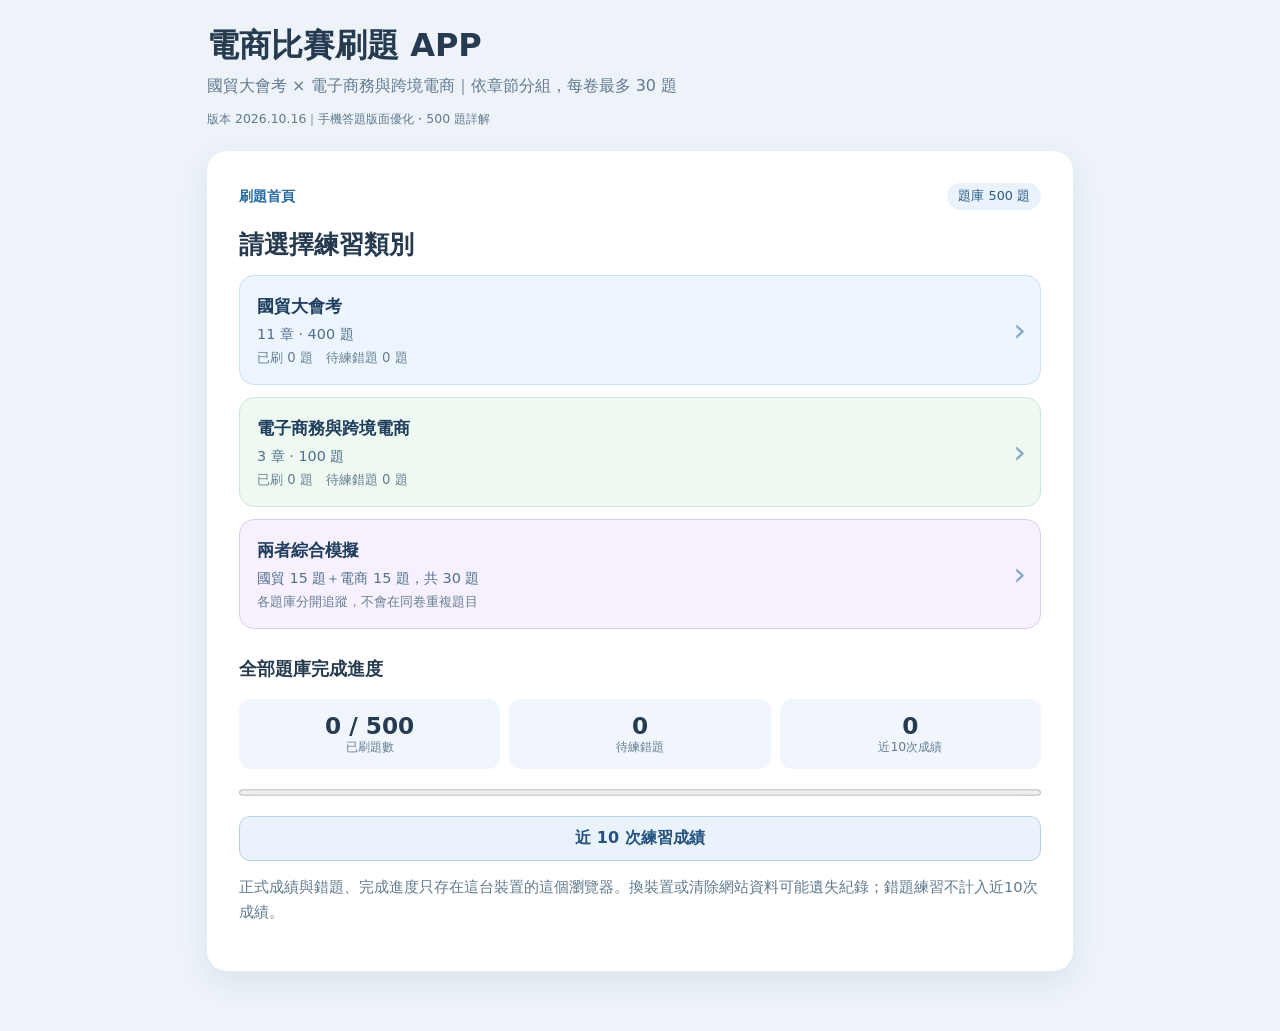
<file: index.html>
<!doctype html>
<html lang="zh-Hant">
<head>
<meta charset="UTF-8">
<meta name="viewport" content="width=device-width,initial-scale=1">
<meta name="theme-color" content="#183f65">
<title>電商比賽刷題 APP｜分章節練習</title>
<style>
:root{font-family:system-ui,-apple-system,"Noto Sans TC","Microsoft JhengHei",sans-serif;color:#263b50;background:#edf3f9}
*{box-sizing:border-box}
body{max-width:890px;margin:0 auto;padding:18px 12px 60px}
header h1{font-size:clamp(1.4rem,4vw,2rem);margin:6px 0}
header p{color:#62798f;margin:4px 0 22px;line-height:1.55}
#app{background:#fff;padding:clamp(18px,3.5vw,32px);border-radius:20px;box-shadow:0 10px 32px rgba(37,61,87,.09)}
h2{font-size:clamp(1.2rem,3.6vw,1.55rem);margin:18px 0 14px}
h3{font-size:1.1rem}
p{line-height:1.65}
button,select{font:inherit;border-radius:11px;padding:11px 16px}
button{background:#245f9c;border:1px solid #245f9c;color:#fff;cursor:pointer;font-weight:600}
button:hover{filter:brightness(.96)}
button:focus-visible,select:focus-visible{outline:3px solid #65a9ed;outline-offset:2px}
button:disabled{opacity:.45;cursor:not-allowed}
button.secondary{background:#eaf2fc;color:#24537f;border-color:#bad0e4}
.muted,.footnote{color:#617a8e;font-size:.92rem;line-height:1.65}
.topline{display:flex;align-items:center;justify-content:space-between;gap:8px;flex-wrap:wrap}
.eyebrow{color:#286ca4;font-size:.9rem;font-weight:700}
.chip{background:#eaf3fc;color:#285b85;padding:5px 11px;border-radius:24px;font-size:.8rem;white-space:nowrap}
.mode-card,.chapter-card{position:relative;display:flex;flex-direction:column;align-items:flex-start;text-align:left;width:100%;color:#203e5e;background:#f8fbff;border:1px solid #cdddea;border-radius:15px;padding:17px 38px 17px 17px;margin:12px 0;gap:5px;font-weight:500}
.mode-card:hover,.chapter-card:hover{background:#ebf5ff;border-color:#94bfde}
.mode-card.mixed{background:#f2f8fe}
.mode-title,.chapter-title{font-size:1.08rem;font-weight:750;line-height:1.55}
.mode-meta,.chapter-sub{font-size:.9rem;color:#52718d}
.mode-detail{font-size:.83rem;color:#687f93}
.mode-arrow{position:absolute;right:14px;top:50%;transform:translateY(-50%);font-size:2rem;color:#83a7c5}
.chapter-grid{margin:18px 0}
.thin-track{background:#ddeaf5;border-radius:10px;width:100%;height:6px;overflow:hidden;margin-top:8px}
.thin-progress{background:#438bc0;display:block;height:100%;border-radius:10px}
.metrics{display:grid;grid-template-columns:repeat(3,minmax(0,1fr));gap:9px;margin:18px 0 12px}
.metrics>div{background:#f0f6fc;border-radius:12px;padding:13px 8px;text-align:center}
.metrics strong{display:block;font-size:clamp(.97rem,3vw,1.45rem);white-space:nowrap}
.metrics small{display:block;color:#657e95;font-size:.78rem}
progress{width:100%;height:13px;accent-color:#327fb3}
.actions{display:flex;flex-wrap:wrap;gap:9px;margin:16px 0 4px}
.actions button{flex:1 1 148px;min-height:44px}
.group-card{padding:18px;border:1px solid #cfdeec;background:#fbfdff;border-radius:14px;margin:16px 0}
.group-heading{display:flex;align-items:center;justify-content:space-between;gap:9px}
.group-heading strong{font-size:1.14rem}
.group-card p{margin:8px 0}
.group-card .actions{margin-top:16px}
.group-progress{font-size:.91rem}
.chapter-tools{margin:16px 0}
.chapter-tools button{width:100%}
.case-warning{margin:20px 0;padding:15px;background:#fff8e7;border:1px solid #e6c77a;border-radius:12px}
.case-warning p{margin:7px 0;font-size:.9rem}
.setting{border-top:1px solid #dfeaf4;padding-top:16px;margin:18px 0}
.setting input{accent-color:#2168a1;width:17px;height:17px;vertical-align:middle}
.mix-balance{display:grid;grid-template-columns:1fr 1fr;gap:9px;margin:15px 0}
.mix-balance div{background:#eff6fd;padding:16px;border-radius:13px;display:flex;flex-direction:column;gap:5px}
.mix-balance strong{font-size:.94rem}
.mix-balance span{font-size:1.35rem;font-weight:750}
.resume-box{margin:21px 0;background:#f3f7fd;border:1px solid #c9deec;border-radius:12px;padding:14px}
.resume-box p{margin:5px 0 10px}
.section-title{margin-top:28px}
.category{color:#668198;font-size:.9rem}
.question{white-space:pre-wrap;line-height:1.72;margin-bottom:22px;overflow-wrap:anywhere}
.option{display:flex;gap:12px;align-items:flex-start;width:100%;text-align:left;padding:13px;margin:10px 0;background:#f6faff;border:1.5px solid #c8daea;color:#193a59;font-weight:500;line-height:1.58;white-space:pre-wrap;overflow-wrap:anywhere}
.option.selected{background:#d4eafb;border-color:#3379b5;outline:2px solid #9bc7e8}
.letter{flex:0 0 31px;height:31px;display:flex;justify-content:center;align-items:center;border-radius:50%;background:#e3ecf8;font-weight:800}
.context{border:1px solid #e2cb8b;background:#fffbef;border-radius:11px;padding:12px;line-height:1.65;margin:14px 0}
.context summary{font-weight:700;cursor:pointer}
.review{border:1px solid #dfe8f0;border-radius:13px;padding:16px;margin:14px 0;overflow-wrap:anywhere}
.review.correct{border-left:5px solid #28916a}
.review.incorrect{border-left:5px solid #c77b4f}
.review h3{font-size:1rem;line-height:1.6}
.right{color:#1b7951;font-weight:750}
.score{font-size:1.5em;color:#1f6b9a}
.table-scroll{overflow-x:auto;margin:15px 0}
table{border-collapse:collapse;width:100%;font-size:.91rem}
th,td{border-bottom:1px solid #e0eaf3;text-align:left;padding:12px 8px}
th{background:#f4f8fc;white-space:nowrap}
@media(max-width:530px){
body{padding:10px 8px 60px}
#app{padding:17px 12px}
.mode-card,.chapter-card{padding:13px 36px 13px 12px}
.metrics{gap:5px}
.metrics>div{padding:9px 4px}
.mix-balance{grid-template-columns:1fr 1fr}
.actions button{flex-basis:100%}
.nav button{flex-basis:40%}
}
.auto-next-tip{margin:15px 0;padding:11px 14px;border-radius:10px;background:#eaf6ed;border:1px solid #9fd3ac;color:#155a35;font-size:.92rem;font-weight:700;line-height:1.65}
.student-explanation{margin-top:14px;border:1px solid #b9d2e7;border-radius:11px;background:#f5f9fe}
.student-explanation summary{padding:13px 15px;color:#1d5c91;font-weight:700;cursor:pointer}
.student-explanation[open] summary{border-bottom:1px solid #d6e4f0}
.explanation-content{padding:4px 15px 14px;line-height:1.8;overflow-wrap:anywhere}
.explanation-content h4{margin:14px 0 6px}
.explanation-content p{margin:9px 0}
.memory-tip{background:#e7f4ed;padding:11px 13px;border-radius:9px;color:#17533b}

/* Three soft, distinct theme colors. No explanations/warning styling is altered. */
.mode-card[data-source="trade"]{background:#edf5ff;border-color:#cedff6}
.mode-card[data-source="trade"]:hover{background:#e5f0ff;border-color:#a4c4eb}
.mode-card[data-source="ecom"]{background:#edf9f1;border-color:#cce7d5}
.mode-card[data-source="ecom"]:hover{background:#e4f5e9;border-color:#a7d5b6}
.mode-card.mixed{background:#f7f1ff;border-color:#ddcdec}
.mode-card.mixed:hover{background:#efe6fc;border-color:#c7b0e2}
#app[data-theme="trade"]{background:#f7fbff;border:1px solid #dae8fa}
#app[data-theme="ecom"]{background:#f6fcf8;border:1px solid #d7ebdd}
#app[data-theme="mixed"]{background:#fbf8ff;border:1px solid #e7def4}
#app[data-theme="trade"] .group-card,#app[data-theme="trade"] .chapter-card{background:#fcfdff;border-color:#d4e3f7}
#app[data-theme="ecom"] .group-card,#app[data-theme="ecom"] .chapter-card{background:#fcfefc;border-color:#d3e9d9}
#app[data-theme="mixed"] .group-card,#app[data-theme="mixed"] .chapter-card{background:#fefcff;border-color:#e6dcf2}
#app[data-theme="trade"] .chip{background:#e4effd;color:#245983}
#app[data-theme="ecom"] .chip{background:#e2f4e8;color:#245d3a}
#app[data-theme="mixed"] .chip{background:#efe5fb;color:#614682}
#app[data-theme="trade"] progress{accent-color:#538dbd}
#app[data-theme="ecom"] progress{accent-color:#55a87a}
#app[data-theme="mixed"] progress{accent-color:#9571bd}
#app[data-theme="ecom"] .option.selected{background:#dff2e7;border-color:#64ad83;outline-color:#b1dfbf}
#app[data-theme="mixed"] .option.selected{background:#efe4f9;border-color:#a588cf;outline-color:#dbcaef}
#app[data-theme="trade"] .option.selected{background:#deedfd;border-color:#75a6d0;outline-color:#bdd5ed}


/* The first exam scope chapter is present in the outline but not in the PDF's question bank. */
.chapter-card.chapter-unavailable,
.chapter-card.chapter-unavailable:hover{
  cursor:default;
  background:#f2f5f8!important;
  color:#506579;
  border:1px dashed #b9c7d4!important;
}
.chapter-unavailable .chapter-title{color:#506579}
.chapter-unavailable .chapter-sub{color:#687b8b}
@media (max-width:640px){
  /* Hide the FOUR-LINE site banner only while actively answering questions. */
  body.quiz-active{padding:0 0 30px;max-width:100%}
  body.quiz-active > header{display:none!important}
  body.quiz-active #app{
    min-height:100dvh;
    padding:max(14px,env(safe-area-inset-top)) 14px max(32px,env(safe-area-inset-bottom));
    border-radius:0;
    box-shadow:none;
    border-left:0;
    border-right:0;
  }
  body.quiz-active #app .topline{gap:6px}
  body.quiz-active #app .eyebrow{font-size:.84rem;line-height:1.5}
  body.quiz-active #app .chip{font-size:.75rem}
  body.quiz-active #app .category{font-size:.78rem;margin:11px 0 5px}
  body.quiz-active #app .question{font-size:1.2rem;line-height:1.7;margin:12px 0 19px}
  body.quiz-active #app .option{
    font-size:1.07rem;
    min-height:60px;
    padding:15px 12px;
    margin:11px 0;
    line-height:1.6;
    touch-action:manipulation;
    -webkit-tap-highlight-color:transparent;
  }
  body.quiz-active #app .option .letter{flex-basis:34px;height:34px}
  body.quiz-active #app .auto-next-tip{font-size:.85rem;padding:8px 10px;margin:13px 0}
}
/* Touchscreens must not carry over the previous question's hover tint. */
@media (hover:none), (pointer:coarse){
  body.quiz-active .option:hover{filter:none!important}
  body.quiz-active .option:not(.selected):hover{
    background:#f6faff!important;
    border-color:#c8daea!important;
    outline:none!important;
  }
  body.quiz-active .option:not(.selected):focus:not(:focus-visible){outline:none!important}
}


.case-one-entry{background:#edf7ff;border:1px solid #a9cbdf;border-radius:13px;padding:15px;margin:18px 0}
.case-one-entry p{font-size:.9rem;line-height:1.6;color:#42627a;margin:7px 0 12px}
.case-one-entry button{width:100%}
.lc-reference{background:#f6fbff;border:1px solid #bbd6e8;border-radius:12px;padding:12px;margin:12px 0 19px}
.lc-reference-heading{font-weight:750;color:#285571;line-height:1.5}
.lc-ref-hint{color:#536e83;font-size:.85rem;line-height:1.6;margin:7px 0 10px}
.lc-excerpts,.lc-document-body{display:grid;gap:8px}
.lc-field{background:white;border:1px solid #d5e6ef;border-radius:9px;padding:10px 11px}
.lc-field-title{font-size:.81rem;font-weight:750;color:#315f7f;margin-bottom:6px;overflow-wrap:anywhere}
.lc-field-text{font-size:.94rem;line-height:1.6;color:#233b4d;white-space:pre-wrap;overflow-wrap:anywhere;font-family:ui-monospace,Consolas,"Noto Sans TC",monospace}
.lc-full{border-top:1px solid #d5e4ed;margin-top:13px;padding-top:10px}
.lc-full > summary,.lc-document > summary{cursor:pointer;padding:10px 4px;font-weight:700;line-height:1.5;color:#295f86}
.lc-document{border-top:1px solid #dae7ee}
.lc-document-body{padding:7px 2px 13px}
@media(max-width:640px){.lc-reference{padding:10px}.lc-field-text{font-size:.9rem}}


/* Highlight only the original 46A B/L requirements within reference extracts. */
.lc-excerpts .lc-critical-clause{background:#eaf5ff;border-color:#a9c9df;border-left:4px solid #85b5d4}
.lc-excerpts .lc-critical-clause .lc-field-title{color:#214d72}

/* Original L/C case documents, shown only when the question needs layout evidence. */
.lc-all-case-links{background:#eff7fc;border:1px solid #c5deef;border-radius:13px;padding:14px;margin:16px 0}
.lc-all-case-links button{display:inline-block;width:calc(50% - 6px);margin:5px 3px;text-align:center}
.lc-doc-review{background:#f6fbff;border:1px solid #bdd8e9;border-radius:13px;padding:13px;margin:12px 0 20px}
.lc-doc-heading{display:flex;justify-content:space-between;gap:8px;align-items:center;flex-wrap:wrap;line-height:1.5;color:#28516e}
.lc-doc-heading small{font-size:.8rem;color:#648198}
.lc-doc-hint{font-size:.85rem;color:#557189;line-height:1.6;margin:7px 0 12px}
.lc-source-fields{display:grid;gap:8px;margin-top:10px}
.lc-ref-field{background:#fff;border:1px solid #d7e5f0;border-radius:9px;padding:10px}
.lc-ref-field strong{font-size:.83rem;color:#305d7c}
.lc-ref-text{font-size:.89rem;line-height:1.65;color:#243c4e;font-family:ui-monospace,Consolas,"Noto Sans TC",monospace;white-space:pre-wrap;overflow-wrap:anywhere;margin-top:6px}
.lc-bill-highlight{background:#eaf5ff;border-left:4px solid #85b5d4;border-color:#b0ccdf}
.lc-image-grid{display:flex;align-items:start;gap:9px;flex-wrap:wrap;margin:10px 0}
.lc-original-preview{flex:1 1 170px;min-width:145px;background:#fff;color:#28587d;border:1px solid #c5dceb;border-radius:10px;padding:10px;font-size:.82rem}
.lc-original-preview img{display:block;width:100%;height:240px;object-fit:contain;background:#f5f7fa;border-radius:7px}
.lc-original-preview span{display:block;margin-top:8px;line-height:1.45}
.lc-optional-images,.lc-original-full{margin-top:12px;border-top:1px solid #d8e5ed;padding-top:8px}
.lc-optional-images summary,.lc-original-full summary{cursor:pointer;color:#225c85;font-weight:700;padding:8px 2px;line-height:1.6}
.lc-original-full .lc-ref-field{margin:8px 0}
.lc-lightbox{position:fixed;inset:0;z-index:9999;background:#111d2b;color:white;display:flex;flex-direction:column;height:100dvh}
.lc-lightbox-bar{display:flex;justify-content:space-between;gap:10px;align-items:center;padding:10px max(12px,env(safe-area-inset-right));flex-wrap:wrap}
.lc-lightbox-bar strong{font-size:.91rem}
.lc-zoom-actions{display:flex;gap:5px;flex-wrap:wrap}
.lc-zoom-actions button{background:#354b62;color:#fff;border:1px solid #8191a3;font-size:.85rem;padding:7px 11px;min-height:38px}
.lc-pan{flex:1;display:flex;align-items:center;justify-content:center;min-height:0;overflow:hidden;touch-action:none;user-select:none;cursor:grab}
.lc-pan img{width:auto;max-width:95%;max-height:100%;object-fit:contain;transform-origin:center center;will-change:transform;user-select:none;pointer-events:none}
.lc-lightbox-help{text-align:center;color:#d5e2ee;font-size:.79rem;padding:9px 12px max(13px,env(safe-area-inset-bottom))}
@media(max-width:640px){
  .lc-doc-review{padding:10px}
  .lc-original-preview img{height:235px}
  .lc-lightbox-bar{padding-top:max(8px,env(safe-area-inset-top))}
  .lc-lightbox-bar strong{font-size:.85rem}
  .lc-zoom-actions button{padding:7px 8px}
}

.lc-date-source{background:#fffaf0;border:1px solid #e9d8a7}.lc-date-source strong{color:#6c5229}

/* Neutral source facts precede any answer selection; optional rules are folded. */
.lc-practice-rules{padding:10px 4px;border-top:1px solid #d7e5f0}
.lc-practice-rules summary{cursor:pointer;font-size:.9rem;font-weight:700;color:#285e80;line-height:1.65}
.lc-practice-rules .lc-ref-field{margin-top:8px}
</style>
</head>
<body>
<header><h1>電商比賽刷題 APP</h1><p>國貿大會考 × 電子商務與跨境電商｜依章節分組，每卷最多 30 題</p><p class="muted" style="font-size:.78rem;margin-top:-12px">版本 2026.10.16｜手機答題版面優化・500 題詳解</p></header>
<main id="app" aria-live="polite">正在載入完整題庫與章節分組…</main>
<script src="./app.js?v=20261017-lc-five-evidence" defer></script>
</body></html>
</file>
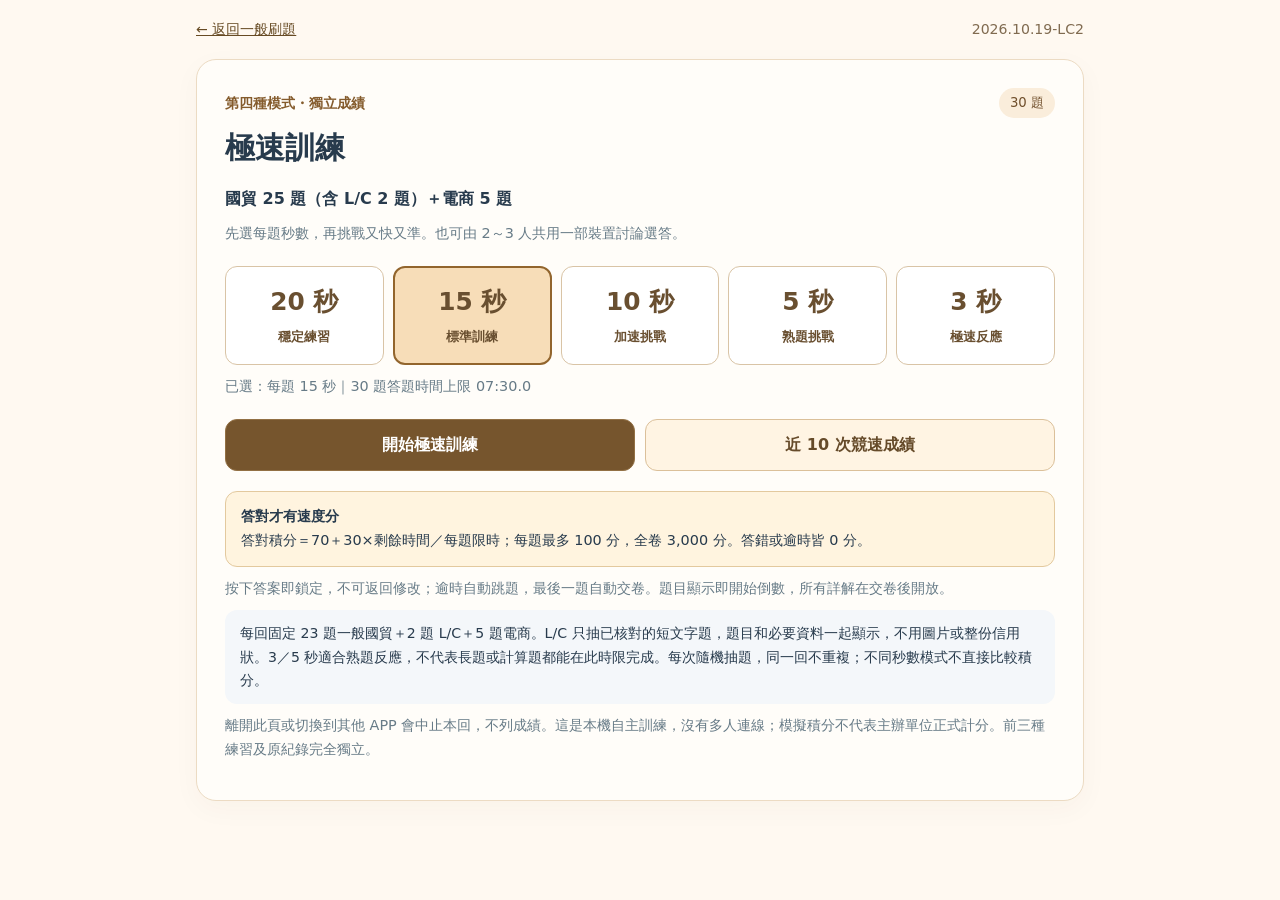
<file: speed.html>
<!doctype html>
<html lang="zh-Hant">
<head>
<meta charset="UTF-8">
<meta name="viewport" content="width=device-width,initial-scale=1">
<meta name="theme-color" content="#fff5e9">
<title>極速訓練｜國貿25＋電商5</title>
<link rel="stylesheet" href="./speed-training.css?v=20261019-LC2">
<script src="./speed-lc.js?v=20261019-LC2" defer></script>
<script src="./speed-core.js?v=20261019-LC2" defer></script>
<script src="./speed-training.js?v=20261019-LC2" defer></script>
</head>
<body>
<header class="speed-site-header"><a href="./index.html">← 返回一般刷題</a><span>2026.10.19-LC2</span></header>
<main id="speed-app" aria-live="polite"><h1>極速訓練</h1><p>正在載入題庫…</p></main>
<noscript>請啟用 JavaScript 才能進行計時作答。</noscript>
</body>
</html>
</file>
<file: speed-training.css>
:root{font-family:system-ui,-apple-system,"Noto Sans TC","Microsoft JhengHei",sans-serif;color:#283b4d;background:#fff9f1;line-height:1.65}
*{box-sizing:border-box}body{max-width:920px;margin:0 auto;padding:18px 16px 60px}button,a{touch-action:manipulation}a{color:#674b24}button,select{font:inherit}button{border:1px solid #927044;border-radius:12px;padding:12px 18px;background:#76552d;color:white;font-weight:650;cursor:pointer;min-height:48px}button:disabled{opacity:.6;cursor:default}button:focus-visible,a:focus-visible,select:focus-visible{outline:3px solid #2967a6;outline-offset:3px}button.secondary{background:#fff4e3;color:#664b2a;border-color:#dbc09a}.speed-site-header{display:flex;justify-content:space-between;align-items:center;margin:0 0 18px;font-size:.88rem}.speed-site-header span{color:#806b50}#speed-app{background:#fffdf9;border:1px solid #ecdbc3;border-radius:20px;padding:28px;box-shadow:0 8px 28px #5c452409}h1,h2{line-height:1.4;margin:10px 0 16px}h1{font-size:1.85rem}h2{font-size:1.3rem}h3{font-size:1.05rem}p{margin:10px 0}.muted{font-size:.9rem;color:#677b87}.eyebrow{color:#855c2d;font-weight:750;font-size:.88rem}.tag{background:#faeddb;border-radius:18px;padding:4px 11px;white-space:nowrap;font-size:.83rem;color:#704f2c}.top-row{display:flex;justify-content:space-between;align-items:center;gap:10px;flex-wrap:wrap}.speed-limits{display:grid;grid-template-columns:repeat(5,1fr);gap:9px;margin:20px 0 10px}.speed-limits button{background:white;color:#694f30;border-color:#d9c4a6;padding:14px 5px}.speed-limits button[aria-pressed=true]{background:#f7ddb8;border:2px solid #92652d}.speed-limits strong{display:block;font-size:1.55rem;white-space:nowrap;font-variant-numeric:tabular-nums}.speed-limits small{font-size:.79rem}.actions{display:flex;flex-wrap:wrap;gap:10px;margin:20px 0}.actions>*{flex:1 1 170px;text-align:center}.notice{border:1px solid #e3c99e;background:#fff4df;border-radius:12px;padding:13px 15px;font-size:.9rem}.notice.error{color:#922626;border-color:#c67474;background:#fff0ef}.speed-mode-note{background:#f4f7fa;border-radius:12px;padding:12px 15px;font-size:.88rem}.preparation{text-align:center;padding:45px 0}.countdown-number{font-size:5rem;font-weight:850;color:#885b29;line-height:1.4}.speed-question-bar{display:flex;justify-content:space-between;align-items:center;gap:10px}.speed-clock{font-size:1.6rem;font-variant-numeric:tabular-nums;font-weight:800;color:#805b2e;white-space:nowrap}.speed-clock.urgent{color:#b33030}.speed-timebar{height:7px;background:#eee5da;border-radius:7px;margin:12px 0 20px;overflow:hidden}.speed-timebar>span{display:block;height:100%;background:#b58449;width:100%}.speed-question{font-size:1.15rem;line-height:1.72;white-space:pre-wrap;overflow-wrap:anywhere;margin:14px 0 20px}.speed-options{display:grid;gap:12px}.speed-option{display:flex;text-align:left;align-items:flex-start;gap:12px;background:#fff8ee;color:#263b4c;border:1.5px solid #d8c5a9;padding:14px;line-height:1.6;white-space:pre-wrap;overflow-wrap:anywhere;font-weight:500;-webkit-tap-highlight-color:transparent}.speed-option .letter{display:flex;justify-content:center;align-items:center;flex:0 0 32px;height:32px;background:#f1e4d0;border-radius:50%;font-weight:800}.speed-option.chosen{background:#f7e4c7;border-color:#9c753f}.speed-option:disabled{opacity:1}.speed-status{min-height:28px;font-size:.9rem;color:#687d8b;margin:15px 0}.speed-scoreline{display:flex;align-items:baseline;gap:22px;flex-wrap:wrap;background:#fff1da;border-radius:15px;padding:18px}.speed-scoreline strong{font-size:2rem;color:#78552a}.speed-scoreline b{font-size:1.35rem;color:#365b73;font-variant-numeric:tabular-nums}.speed-stats{display:grid;grid-template-columns:repeat(3,1fr);gap:10px;margin:18px 0}.speed-stats>div{padding:13px 8px;background:#f3f7fa;border-radius:12px;text-align:center}.speed-stats strong{display:block;font-size:1.3rem}.speed-stats small{font-size:.79rem;color:#617581}.speed-review{border:1px solid #d7e1e8;border-radius:13px;padding:17px;margin:16px 0;background:white;overflow-wrap:anywhere}.speed-review h3{white-space:pre-wrap;line-height:1.7}.speed-review.speed-slowest{border:3px solid #c63d3d}.slow-label{font-size:.85rem;color:#a92525;font-weight:750}.result-correct{color:#26794b}.result-wrong,.result-timeout{color:#973727}.choice-right{font-weight:750;color:#276c49}.speed-explanation{border-top:1px solid #dce6ec;margin-top:12px;padding-top:8px}.speed-explanation summary{cursor:pointer;color:#345f7e;font-weight:700;padding:8px 0}.speed-explanation p{white-space:pre-wrap}.memory-tip{background:#eef7f1;border-radius:10px;padding:10px 13px}.table-scroll{overflow-x:auto}table{width:100%;border-collapse:collapse;font-size:.88rem}th,td{text-align:left;border-bottom:1px solid #e3e8ed;padding:12px 7px}th{background:#f7f1e7;white-space:nowrap}td button{font-size:.84rem;padding:7px 10px;min-height:40px}select{border:1px solid #d7c6ae;border-radius:8px;padding:9px;background:white;color:inherit}body[data-screen=quiz] .speed-site-header,body[data-screen=preparing] .speed-site-header{display:none}
@media(hover:hover) and (pointer:fine){button:not(:disabled):hover{filter:brightness(.97)}}
@media(hover:none),(pointer:coarse){.speed-option:hover{filter:none}.speed-option:not(.chosen):hover{background:#fff8ee}}
@media(max-width:640px){body{padding:10px 8px 45px}#speed-app{padding:19px 13px}.speed-limits{gap:5px}.speed-limits strong{font-size:1.18rem}.speed-limits small{font-size:.7rem}.actions>*{flex-basis:100%}body[data-screen=quiz]{padding:0 0 24px}body[data-screen=quiz] #speed-app{min-height:100dvh;border-radius:0;padding:max(13px,env(safe-area-inset-top)) 14px 30px;border-left:0;border-right:0}.speed-question{font-size:1.13rem}.speed-option{font-size:1.06rem;min-height:57px}.speed-scoreline{gap:8px 18px}.speed-scoreline strong{font-size:1.8rem}.speed-stats{gap:6px}.speed-stats>div{padding:10px 4px}.speed-review{padding:13px}.speed-clock{font-size:1.4rem}}

/* Only speed mode gets concise L/C evidence; no images or full-document viewer. */
.speed-lc-hint{border:1px solid #dfc99d;background:#fffaf0;border-radius:10px;padding:10px 12px;margin:10px 0 14px;color:#433923;font-size:.9rem;line-height:1.55;overflow-wrap:anywhere}
.speed-lc-hint strong{display:block;color:#785819;font-size:.81rem;margin-bottom:4px}
.speed-lc-hint div+div{margin-top:3px}
@media(max-width:540px){.speed-lc-hint{font-size:.88rem;padding:9px 10px;line-height:1.5}}
</file>
